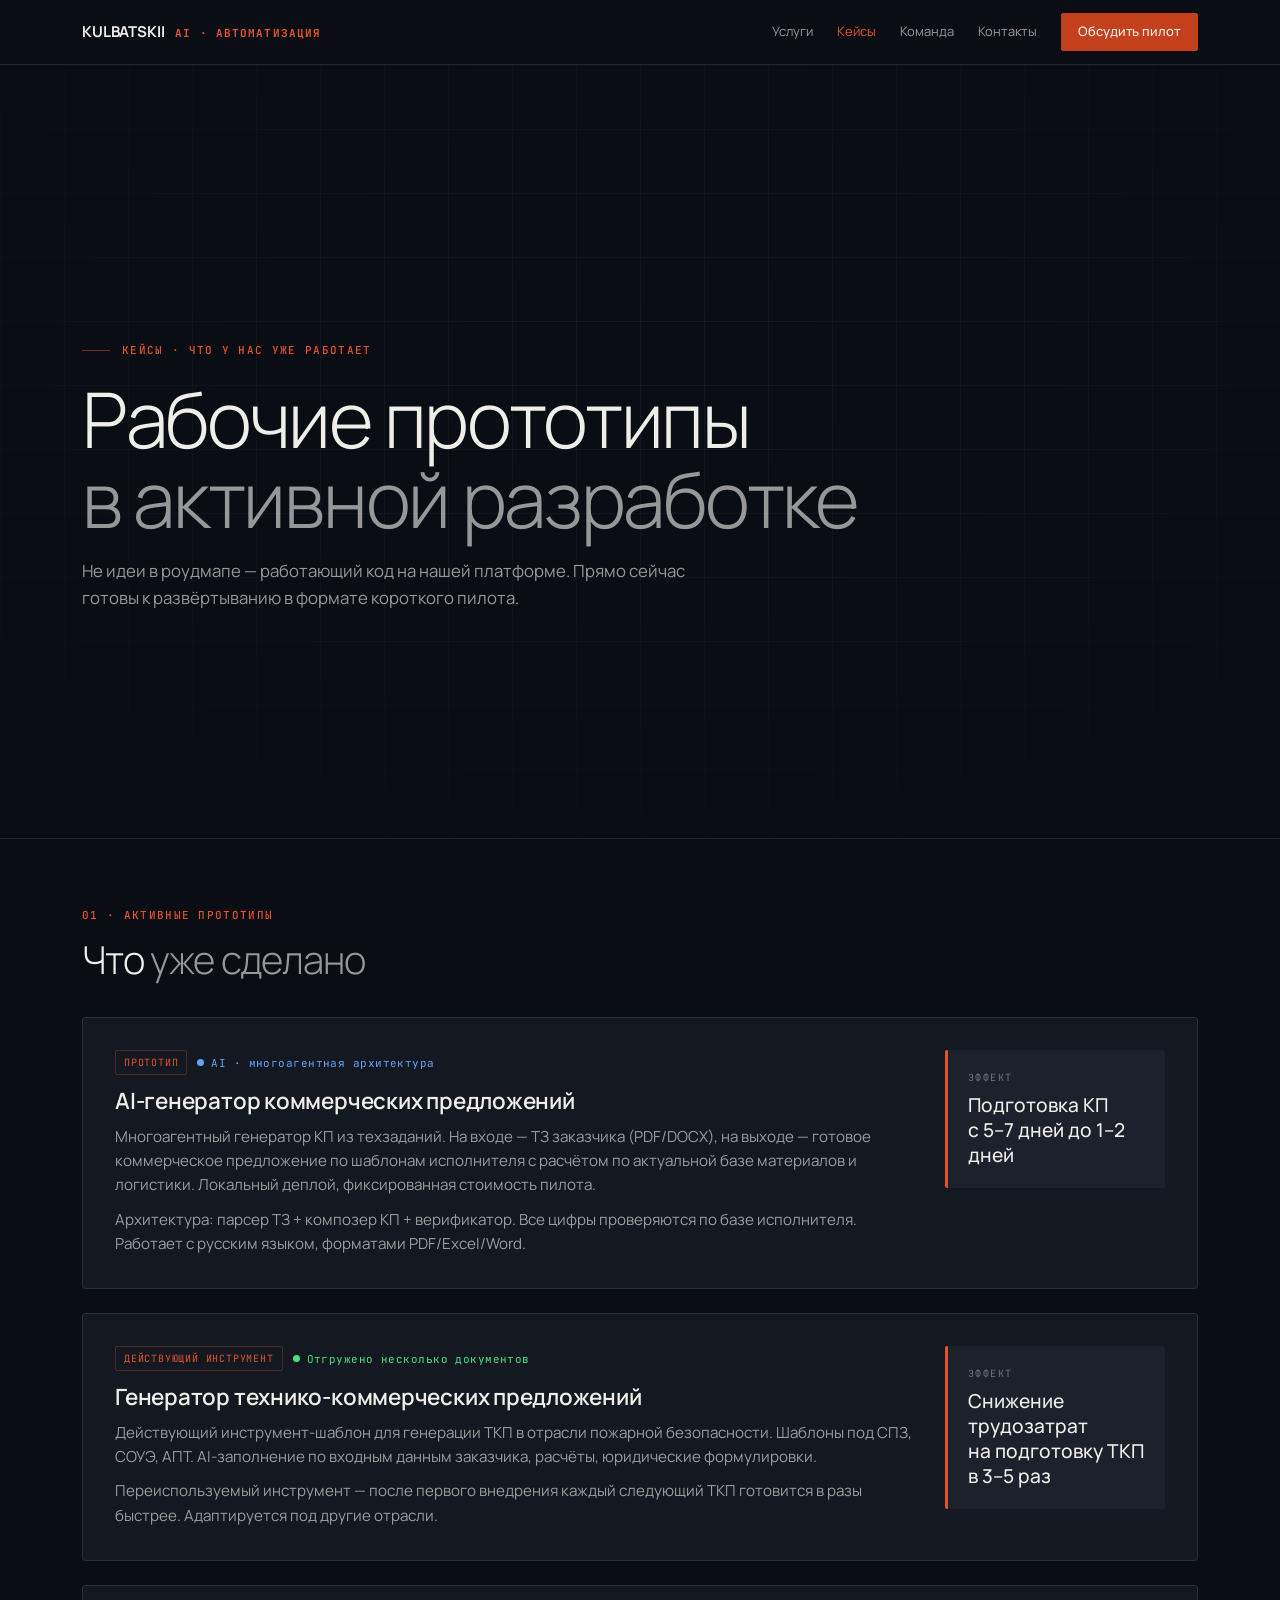
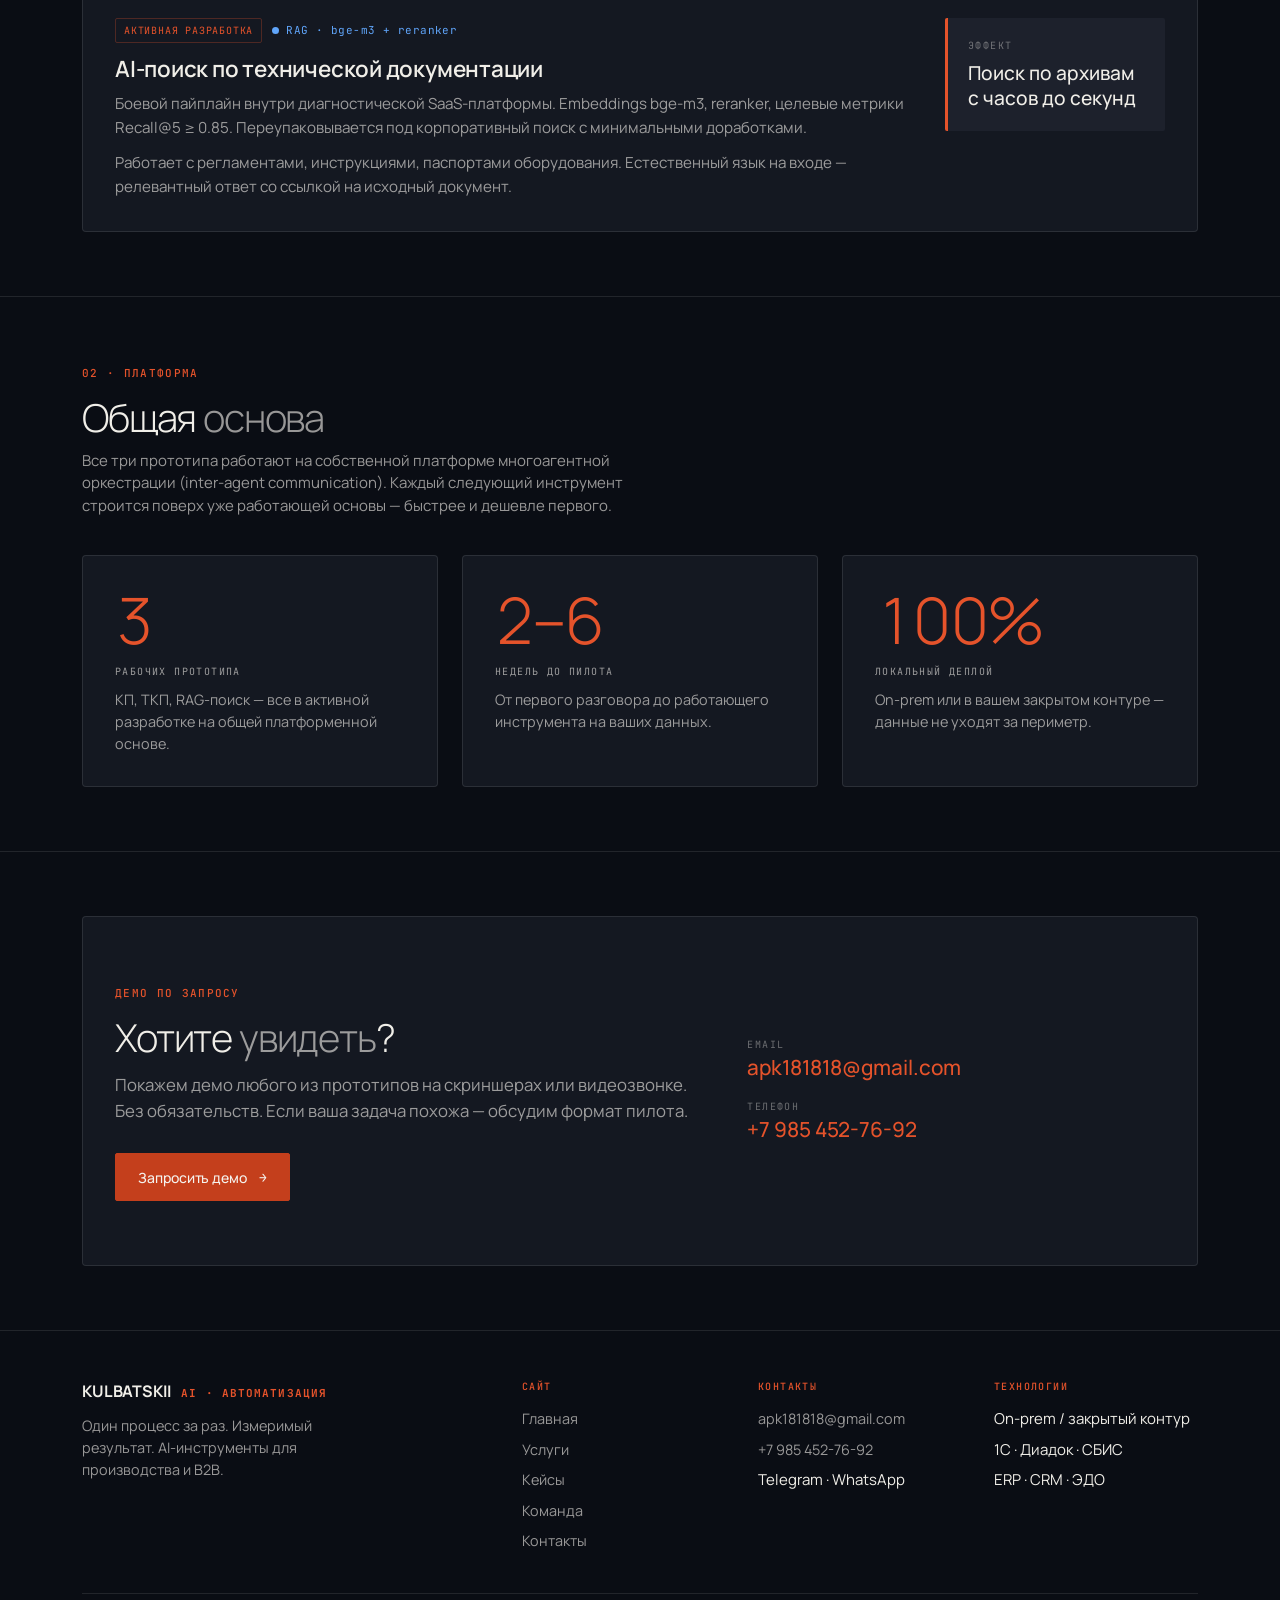
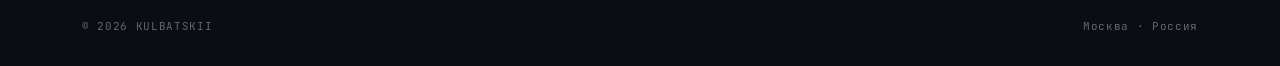
<file: cases.html>
<!DOCTYPE html>
<html lang="ru">
<head>
<meta charset="UTF-8">
<meta name="viewport" content="width=device-width, initial-scale=1.0">
<link rel="icon" href="/favicon.svg" type="image/svg+xml">
<title>Кейсы · KULBATSKII</title>
<meta name="description" content="Рабочие прототипы: AI-генератор КП, генератор ТКП, RAG-поиск. Все на общей платформе.">
<link rel="preconnect" href="https://fonts.googleapis.com">
<link rel="preconnect" href="https://fonts.gstatic.com" crossorigin>
<link href="https://fonts.googleapis.com/css2?family=Manrope:wght@200;300;400;500;600;700;800&family=JetBrains+Mono:wght@400;500;600&display=swap" rel="stylesheet">
<link rel="stylesheet" href="/css/main.css">
</head>
<body>

<nav class="ds-nav">
  <div class="wrap">
    <a href="/" class="ds-brand">KULBATSKII <span>AI · АВТОМАТИЗАЦИЯ</span></a>
    <button class="ds-nav-toggle" type="button" aria-expanded="false" aria-controls="ds-nav-links" aria-label="Открыть меню">
      <span></span><span></span><span></span>
    </button>
    <div class="ds-nav-links" id="ds-nav-links">
      <a href="/services">Услуги</a>
      <a href="/cases" class="active">Кейсы</a>
      <a href="/team">Команда</a>
      <a href="/contact">Контакты</a>
      <a href="/contact" class="btn btn-primary btn-sm no-arrow">Обсудить пилот</a>
    </div>
  </div>
</nav>

<main>

<header class="ds-hero">
  <div class="wrap">
    <span class="meta meta-line meta--accent">КЕЙСЫ · ЧТО У НАС УЖЕ РАБОТАЕТ</span>
    <h1 style="margin-top:20px;">Рабочие прототипы<br><em>в активной разработке</em></h1>
    <p class="lead" style="margin-top:20px;">Не идеи в роудмапе — работающий код на нашей платформе. Прямо сейчас готовы к развёртыванию в формате короткого пилота.</p>
  </div>
</header>

<section class="ds-block">
  <div class="wrap">
    <div class="ds-block-head">
      <span class="meta meta--accent">01 · АКТИВНЫЕ ПРОТОТИПЫ</span>
      <h2>Что <em>уже сделано</em></h2>
    </div>

    <div style="display:flex;flex-direction:column;gap:24px;">
      <div class="case-card">
        <div>
          <div style="display:flex;gap:10px;flex-wrap:wrap;">
            <span class="badge">Прототип</span>
            <span class="status info">AI · многоагентная архитектура</span>
          </div>
          <h3>AI-генератор коммерческих предложений</h3>
          <p class="case-desc">Многоагентный генератор КП из техзаданий. На входе — ТЗ заказчика (PDF/DOCX), на выходе — готовое коммерческое предложение по шаблонам исполнителя с расчётом по актуальной базе материалов и логистики. Локальный деплой, фиксированная стоимость пилота.</p>
          <p class="case-desc">Архитектура: парсер ТЗ + композер КП + верификатор. Все цифры проверяются по базе исполнителя. Работает с русским языком, форматами PDF/Excel/Word.</p>
        </div>
        <div class="case-result">
          <div class="case-result-label">Эффект</div>
          <div class="case-result-value">Подготовка КП<br>с 5–7 дней до 1–2 дней</div>
        </div>
      </div>

      <div class="case-card">
        <div>
          <div style="display:flex;gap:10px;flex-wrap:wrap;">
            <span class="badge">Действующий инструмент</span>
            <span class="status ok">Отгружено несколько документов</span>
          </div>
          <h3>Генератор технико-коммерческих предложений</h3>
          <p class="case-desc">Действующий инструмент-шаблон для генерации ТКП в отрасли пожарной безопасности. Шаблоны под СПЗ, СОУЭ, АПТ. AI-заполнение по входным данным заказчика, расчёты, юридические формулировки.</p>
          <p class="case-desc">Переиспользуемый инструмент — после первого внедрения каждый следующий ТКП готовится в разы быстрее. Адаптируется под другие отрасли.</p>
        </div>
        <div class="case-result">
          <div class="case-result-label">Эффект</div>
          <div class="case-result-value">Снижение трудозатрат<br>на подготовку ТКП в 3–5 раз</div>
        </div>
      </div>

      <div class="case-card">
        <div>
          <div style="display:flex;gap:10px;flex-wrap:wrap;">
            <span class="badge">Активная разработка</span>
            <span class="status info">RAG · bge-m3 + reranker</span>
          </div>
          <h3>AI-поиск по технической документации</h3>
          <p class="case-desc">Боевой пайплайн внутри диагностической SaaS-платформы. Embeddings bge-m3, reranker, целевые метрики Recall@5 ≥ 0.85. Переупаковывается под корпоративный поиск с минимальными доработками.</p>
          <p class="case-desc">Работает с регламентами, инструкциями, паспортами оборудования. Естественный язык на входе — релевантный ответ со ссылкой на исходный документ.</p>
        </div>
        <div class="case-result">
          <div class="case-result-label">Эффект</div>
          <div class="case-result-value">Поиск по архивам<br>с часов до секунд</div>
        </div>
      </div>
    </div>
  </div>
</section>

<section class="ds-block">
  <div class="wrap">
    <div class="ds-block-head">
      <span class="meta meta--accent">02 · ПЛАТФОРМА</span>
      <h2>Общая <em>основа</em></h2>
      <p>Все три прототипа работают на собственной платформе многоагентной оркестрации (inter-agent communication). Каждый следующий инструмент строится поверх уже работающей основы — быстрее и дешевле первого.</p>
    </div>
    <div class="stat-grid">
      <div class="stat-card">
        <div class="stat-value">3</div>
        <div class="stat-label">РАБОЧИХ ПРОТОТИПА</div>
        <div class="stat-desc">КП, ТКП, RAG-поиск — все в активной разработке на общей платформенной основе.</div>
      </div>
      <div class="stat-card">
        <div class="stat-value">2–6</div>
        <div class="stat-label">НЕДЕЛЬ ДО ПИЛОТА</div>
        <div class="stat-desc">От первого разговора до работающего инструмента на ваших данных.</div>
      </div>
      <div class="stat-card">
        <div class="stat-value">100%</div>
        <div class="stat-label">ЛОКАЛЬНЫЙ ДЕПЛОЙ</div>
        <div class="stat-desc">On-prem или в вашем закрытом контуре — данные не уходят за периметр.</div>
      </div>
    </div>
  </div>
</section>

<section class="ds-block">
  <div class="wrap">
    <div class="cta-band">
      <div>
        <span class="meta meta--accent">ДЕМО ПО ЗАПРОСУ</span>
        <h2 style="margin-top:14px;">Хотите <em>увидеть</em>?</h2>
        <p class="lead" style="margin-top:14px;">Покажем демо любого из прототипов на скриншерах или видеозвонке. Без обязательств. Если ваша задача похожа — обсудим формат пилота.</p>
        <div class="ds-demo" style="margin-top:28px;">
          <a class="btn btn-primary" href="/contact">Запросить демо</a>
        </div>
      </div>
      <div class="cta-contacts">
        <div>
          <div class="cta-contact-label">EMAIL</div>
          <a href="mailto:apk181818@gmail.com" class="cta-contact-value">apk181818@gmail.com</a>
        </div>
        <div>
          <div class="cta-contact-label">ТЕЛЕФОН</div>
          <a href="tel:+79854527692" class="cta-contact-value">+7 985 452-76-92</a>
        </div>
      </div>
    </div>
  </div>
</section>

</main>

<footer class="ds-foot">
  <div class="wrap">
    <div class="foot-grid">
      <div>
        <div class="foot-brand-name">KULBATSKII <span>AI · АВТОМАТИЗАЦИЯ</span></div>
        <p class="foot-tag">Один процесс за раз. Измеримый результат. AI-инструменты для производства и B2B.</p>
      </div>
      <div class="foot-col">
        <h4>Сайт</h4>
        <ul>
          <li><a href="/">Главная</a></li>
          <li><a href="/services">Услуги</a></li>
          <li><a href="/cases">Кейсы</a></li>
          <li><a href="/team">Команда</a></li>
          <li><a href="/contact">Контакты</a></li>
        </ul>
      </div>
      <div class="foot-col">
        <h4>Контакты</h4>
        <ul>
          <li><a href="mailto:apk181818@gmail.com">apk181818@gmail.com</a></li>
          <li><a href="tel:+79854527692">+7 985 452-76-92</a></li>
          <li>Telegram · WhatsApp</li>
        </ul>
      </div>
      <div class="foot-col">
        <h4>Технологии</h4>
        <ul>
          <li>On-prem / закрытый контур</li>
          <li>1С · Диадок · СБИС</li>
          <li>ERP · CRM · ЭДО</li>
        </ul>
      </div>
    </div>
    <div class="foot-bottom">
      <span>© 2026 KULBATSKII</span>
      <span>Москва · Россия</span>
    </div>
  </div>
</footer>

<script src="/nav.js" defer></script>
</body>
</html>
</file>
<file: css/main.css>
/* =============================================================
   KULBATSKII — корпоративный сайт
   Полностью на дизайн-системе. Манропе / Vermillion / Dark-first.
   ============================================================= */

/* ---------- TOKENS ---------- */
:root {
  --ink:#0a0d14; --ink-2:#141821; --ink-3:#1d212c; --ink-4:#252a37;
  --paper:#f5f3ee; --paper-2:#ebe8e1; --paper-3:#dfdcd4;
  --line:rgba(245,243,238,0.10); --line-strong:rgba(245,243,238,0.18); --line-faint:rgba(245,243,238,0.05);
  --paper-line:rgba(22,22,29,0.10); --paper-line-strong:rgba(22,22,29,0.18); --paper-line-faint:rgba(22,22,29,0.05);
  --text:#f0eee8; --text-dark:#16161d;
  --muted:rgba(240,238,232,0.62); --muted-dark:rgba(22,22,29,0.62);
  --faint:rgba(240,238,232,0.40); --faint-dark:rgba(22,22,29,0.42);
  --accent:#e5532b; --accent-soft:rgba(229,83,43,0.10); --accent-line:rgba(229,83,43,0.28); --accent-strong:#c43f1c; --accent-strong-2:#a73012;
  --success:#4ade80; --warn:#fbbf24; --crit:#ef4444; --info:#60a5fa;
  --font-display:'Manrope',system-ui,-apple-system,sans-serif;
  --font-body:'Manrope',system-ui,-apple-system,sans-serif;
  --font-mono:'JetBrains Mono',ui-monospace,Menlo,monospace;
  --wrap:1180px; --gutter:32px; --radius:2px; --radius-lg:4px;
  --type-section-title:clamp(28px,3vw,44px);
}

/* ---------- BASE ---------- */
*,*::before,*::after{box-sizing:border-box;}
html{scroll-behavior:smooth;overflow-x:clip;}
body{margin:0;font-family:var(--font-body);font-size:15px;line-height:1.5;background:var(--ink);color:var(--text);-webkit-font-smoothing:antialiased;text-rendering:optimizeLegibility;overflow-x:clip;max-width:100%;}
.wrap{width:100%;max-width:var(--wrap);margin:0 auto;padding:0 var(--gutter);}
@media (max-width:760px){:root{--gutter:22px;}}
a{color:inherit;}

/* ---------- TYPOGRAPHY ---------- */
h1,h2,h3{font-family:var(--font-display);letter-spacing:-0.03em;line-height:1.04;margin:0;overflow-wrap:break-word;text-wrap:balance;}
h1{font-weight:300;font-size:clamp(40px,6vw,84px);}
h2{font-weight:300;font-size:var(--type-section-title);}
h3{font-weight:600;font-size:1.2rem;letter-spacing:-0.01em;}
h1 em,h2 em{font-style:normal;color:var(--muted);}
.section-paper h1 em,.section-paper h2 em{color:var(--muted-dark);}
p{margin:0;}
.lead{font-size:1.05rem;line-height:1.6;color:var(--muted);max-width:640px;}
.section-paper .lead{color:var(--muted-dark);}
.meta{font-family:var(--font-mono);font-size:11px;font-weight:500;letter-spacing:0.12em;text-transform:uppercase;color:var(--muted);}
.section-paper .meta{color:var(--muted-dark);}
.meta--accent{color:var(--accent);}
.meta-line{display:inline-flex;align-items:center;gap:12px;}
.meta-line::before{content:"";width:28px;height:1px;background:currentColor;opacity:.5;}
.mono{font-family:var(--font-mono);}
code{font-family:var(--font-mono);font-size:0.85em;color:var(--accent);}
@media (max-width:600px){
  h1{font-size:clamp(30px,8vw,40px);}
  h1 br,h2 br{display:none;}
  .statement h2{max-width:none;}
}

/* ---------- BUTTONS ---------- */
.btn{display:inline-flex;align-items:center;justify-content:center;gap:12px;height:48px;padding:0 22px;border-radius:var(--radius);font-family:var(--font-body);font-size:14px;font-weight:500;letter-spacing:-0.005em;border:1px solid transparent;cursor:pointer;text-decoration:none;transition:transform .18s,background .2s,border-color .2s,color .2s;white-space:nowrap;}
.btn::after{content:"→";font-family:var(--font-mono);font-size:13px;transition:transform .2s;}
.btn:hover::after{transform:translateX(3px);}
.btn.no-arrow::after{display:none;}
.btn-sm{height:38px;padding:0 16px;font-size:13px;}
.btn-primary{background:var(--accent-strong);color:var(--paper);border-color:var(--accent-strong);}
.btn-primary:hover{background:var(--accent-strong-2);border-color:var(--accent-strong-2);}
.btn-ghost{background:transparent;color:var(--text);border:1px dashed var(--line-strong);}
.btn-ghost:hover{border-color:var(--text);}
.btn-ink{background:var(--ink-2);color:var(--text);border-color:var(--line-strong);}
.btn-ink:hover{background:var(--ink-3);}
.btn-text{background:transparent;color:var(--muted);border:0;height:auto;min-height:44px;padding:0;font-weight:500;}
.btn-text:hover{color:var(--text);}
.btn[disabled]{opacity:.6;pointer-events:none;}
.section-paper .btn-ghost{color:var(--text-dark);border-color:var(--paper-line-strong);}
.section-paper .btn-ghost:hover{border-color:var(--text-dark);}
.section-paper .btn-text{color:var(--muted-dark);}
.section-paper .btn-text:hover{color:var(--text-dark);}

/* ---------- FORMS ---------- */
.form-field{display:flex;flex-direction:column;gap:8px;}
.form-field label{font-size:12px;letter-spacing:.02em;color:var(--muted);}
.section-paper .form-field label{color:var(--muted-dark);}
.form-field input,.form-field textarea{width:100%;padding:12px 0;background:transparent;border:0;border-bottom:1px solid var(--line-strong);color:var(--text);font-family:var(--font-display);font-size:1rem;}
.form-field textarea{min-height:90px;resize:vertical;}
.form-field input::placeholder,.form-field textarea::placeholder{color:var(--faint);}
.form-field input:focus,.form-field textarea:focus{outline:none;border-bottom-color:var(--accent);border-bottom-style:dashed;}
.section-paper .form-field input,.section-paper .form-field textarea{color:var(--text-dark);border-bottom-color:var(--paper-line-strong);}
.section-paper .form-field input::placeholder,.section-paper .form-field textarea::placeholder{color:var(--faint-dark);}
.form-grid{display:grid;grid-template-columns:1fr 1fr;gap:20px;}
.form-grid .full{grid-column:1/-1;}
@media (max-width:600px){.form-grid{grid-template-columns:1fr;}}
.consent{display:flex;gap:12px;align-items:flex-start;font-size:.85rem;line-height:1.5;color:var(--muted);cursor:pointer;}
.section-paper .consent{color:var(--muted-dark);}

/* ---------- COMPONENTS ---------- */
.card{border:1px solid var(--line);border-radius:var(--radius-lg);padding:26px;background:var(--ink-2);transition:border-color .2s,transform .2s;}
.card:hover{border-color:var(--accent-line);transform:translateY(-2px);}
.section-paper .card{border-color:var(--paper-line-strong);background:rgba(255,255,255,.5);}
@media (prefers-reduced-motion:reduce){.card:hover{transform:none;}}
.card-icon{display:inline-flex;color:var(--muted);transition:color .2s;}
.card:hover .card-icon{color:var(--accent);}
.card-icon svg{width:26px;height:26px;fill:none;stroke:currentColor;stroke-width:1.5;stroke-linecap:round;stroke-linejoin:round;}
.status{display:inline-flex;align-items:center;gap:7px;font-family:var(--font-mono);font-size:11px;letter-spacing:.04em;}
.status::before{content:"";width:7px;height:7px;border-radius:50%;background:currentColor;}
.status.ok{color:var(--success);} .status.warn{color:var(--warn);} .status.crit{color:var(--crit);} .status.info{color:var(--info);}
.badge{display:inline-block;font-family:var(--font-mono);font-size:10px;letter-spacing:.08em;text-transform:uppercase;padding:4px 8px;border:1px solid var(--accent-line);color:var(--accent);border-radius:var(--radius);}
.section-paper .badge{color:var(--accent-strong);border-color:var(--accent-strong);}
.row{position:relative;display:grid;grid-template-columns:auto 1fr auto;align-items:center;gap:20px;padding:22px 18px;border-bottom:1px solid var(--line);transition:background .2s;}
.section-paper .row{border-bottom-color:var(--paper-line);}
.row:last-child{border-bottom:0;}
.row::before{content:"";position:absolute;left:0;top:0;bottom:0;width:2px;background:transparent;transition:background .2s;}
.row:hover{background:var(--accent-soft);}
.row:hover::before{background:var(--accent);}
.row-idx{font-family:var(--font-mono);font-size:13px;color:var(--accent);}
.row-title{font-family:var(--font-display);font-weight:600;font-size:1.1rem;}
.section-paper .row-title{color:var(--text-dark);}
.toast{padding:13px 18px;background:var(--ink-3);border:1px solid var(--line-strong);border-left:3px solid var(--accent);border-radius:var(--radius-lg);color:var(--text);font-size:.9rem;}
.toast.success{border-left-color:var(--success);} .toast.error{border-left-color:var(--crit);}

/* ---------- PAGE CHROME ---------- */
.ds-nav{position:sticky;top:0;z-index:50;background:var(--ink);border-bottom:1px solid var(--line);}
.ds-nav .wrap{position:relative;display:flex;align-items:center;justify-content:space-between;height:64px;gap:24px;}
.ds-brand{font-family:var(--font-display);font-weight:700;font-size:15px;letter-spacing:-0.01em;text-decoration:none;color:var(--text);}
.ds-brand span:not(.brand-mark){color:var(--accent);font-family:var(--font-mono);font-size:11px;margin-left:8px;letter-spacing:.1em;}
.ds-nav-links{display:flex;align-items:center;gap:24px;}
.ds-nav-links a:not(.btn){color:var(--muted);text-decoration:none;font-size:13px;transition:color .2s;}
.ds-nav-links a:not(.btn):hover,.ds-nav-links a.active{color:var(--text);}
.ds-nav-links a.active{color:var(--accent);}
.ds-nav-toggle{display:none;flex-direction:column;justify-content:center;gap:5px;width:32px;height:32px;padding:0;background:transparent;border:0;cursor:pointer;}
.ds-nav-toggle span{display:block;width:100%;height:2px;background:var(--text);border-radius:2px;transition:transform .2s,opacity .2s;}
.ds-nav-toggle[aria-expanded="true"] span:nth-child(1){transform:translateY(7px) rotate(45deg);}
.ds-nav-toggle[aria-expanded="true"] span:nth-child(2){opacity:0;}
.ds-nav-toggle[aria-expanded="true"] span:nth-child(3){transform:translateY(-7px) rotate(-45deg);}
@media (max-width:680px){
  .ds-nav-toggle{display:flex;}
  .ds-nav-links{display:none;position:absolute;top:100%;left:0;right:0;flex-direction:column;align-items:stretch;gap:0;background:var(--ink);border-bottom:1px solid var(--line);padding:8px var(--gutter) 20px;}
  .ds-nav-links.is-open{display:flex;}
  .ds-nav-links a{padding:14px 0;font-size:15px;border-bottom:1px solid var(--line-faint);}
  .ds-nav-links a.btn{margin-top:14px;width:100%;height:44px;padding:0 16px;border-bottom:0;font-size:13px;}
}
a:focus-visible,button:focus-visible,.btn:focus-visible{outline:2px solid var(--accent);outline-offset:2px;}

.ds-hero{position:relative;overflow:hidden;isolation:isolate;min-height:86vh;min-height:86svh;display:flex;flex-direction:column;justify-content:center;padding:104px 0 60px;border-bottom:1px solid var(--line);}
.ds-hero--home{justify-content:flex-end;}
.section-paper.ds-hero{border-bottom-color:var(--paper-line);}
/* тонкая сетка на фоне героя (без свечения) */
.ds-hero::after{content:"";position:absolute;inset:0;z-index:0;background-image:linear-gradient(to right,var(--line-faint) 1px,transparent 1px),linear-gradient(to bottom,var(--line-faint) 1px,transparent 1px);background-size:64px 64px;pointer-events:none;mask-image:radial-gradient(110% 100% at 50% 40%,black 0%,transparent 72%);-webkit-mask-image:radial-gradient(110% 100% at 50% 40%,black 0%,transparent 72%);}
.section-paper.ds-hero::after{background-image:linear-gradient(to right,var(--paper-line-faint) 1px,transparent 1px),linear-gradient(to bottom,var(--paper-line-faint) 1px,transparent 1px);}
.ds-hero .wrap{position:relative;z-index:1;}

.ds-block{padding:64px 0;border-bottom:1px solid var(--line);}
.section-paper.ds-block{background:var(--paper);color:var(--text-dark);border-bottom-color:var(--paper-line);}
.ds-block:last-of-type{border-bottom:0;}
.ds-block-head{margin-bottom:38px;}
.ds-block-head h2{font-size:var(--type-section-title);margin-top:14px;}
.ds-block-head p{color:var(--muted);margin-top:12px;max-width:600px;}
.section-paper.ds-block .ds-block-head p{color:var(--muted-dark);}
.ds-label{font-family:var(--font-mono);font-size:11px;letter-spacing:.1em;text-transform:uppercase;color:var(--faint);margin:0 0 14px;}
.section-paper .ds-label{color:var(--faint-dark);}

.ds-demo{display:flex;flex-wrap:wrap;gap:14px;align-items:center;}
.ds-typeset>*{margin-bottom:16px;}
.ds-card-grid{display:grid;grid-template-columns:repeat(auto-fill,minmax(250px,1fr));gap:16px;}
.ds-card-grid-2{display:grid;grid-template-columns:repeat(auto-fill,minmax(320px,1fr));gap:20px;}

/* ---------- сайт-специфика (минимум сверх системы) ---------- */
.hero-badges{display:flex;flex-wrap:wrap;gap:10px;margin-top:32px;}
.tags{display:flex;flex-wrap:wrap;gap:8px;}
.tag{display:inline-flex;align-items:center;font-family:var(--font-mono);font-size:12px;letter-spacing:.01em;color:rgba(240,238,232,0.80);padding:6px 11px;border:1px solid var(--line-strong);border-radius:var(--radius);background:var(--ink-2);}
.section-paper .tag{color:rgba(22,22,29,0.72);border-color:var(--paper-line-strong);background:rgba(255,255,255,.45);}

/* ---------- motion: scroll reveal ---------- */
.fx .reveal{opacity:0;transform:translateY(18px);transition:opacity .7s cubic-bezier(.22,.61,.36,1),transform .7s cubic-bezier(.22,.61,.36,1);}
.fx .reveal.is-visible{opacity:1;transform:none;}

/* ---------- фирменный курсор-кольцо ---------- */
.fx-ring{position:fixed;top:0;left:0;width:28px;height:28px;margin:-14px 0 0 -14px;border:1px solid var(--line-strong);border-radius:50%;pointer-events:none;z-index:9999;opacity:0;will-change:transform;transition:width .2s,height .2s,margin .2s,border-color .2s,opacity .3s;}
.fx-ring.is-visible{opacity:1;}
.fx-ring.is-hover{width:48px;height:48px;margin:-24px 0 0 -24px;border-color:var(--accent);}
@media (hover:none),(pointer:coarse){.fx-ring{display:none;}}
@media (prefers-reduced-motion:reduce){
  .fx .reveal{opacity:1!important;transform:none!important;transition:none!important;}
}

/* ---------- bento grid (разнокалиберные карточки) ---------- */
.bento{display:grid;grid-template-columns:repeat(3,1fr);gap:16px;grid-auto-flow:dense;}
@media (max-width:900px){.bento{grid-template-columns:repeat(2,1fr);}}
@media (max-width:560px){.bento{grid-template-columns:1fr;}}
.bento .card{margin:0;}
.bento-feature{grid-column:span 2;grid-row:span 2;}
@media (max-width:900px){.bento-feature{grid-column:1/-1;grid-row:auto;}}

.card-feature{position:relative;overflow:hidden;display:flex;flex-direction:column;justify-content:space-between;gap:24px;min-height:240px;
  background:radial-gradient(120% 130% at 100% 0%,rgba(229,83,43,0.20) 0%,rgba(229,83,43,0.04) 34%,transparent 60%),var(--ink-3);
  border-color:var(--accent-line);}
.card-feature::after{content:"";position:absolute;inset:0;background-image:linear-gradient(to right,var(--line-faint) 1px,transparent 1px),linear-gradient(to bottom,var(--line-faint) 1px,transparent 1px);background-size:32px 32px;mask-image:radial-gradient(90% 90% at 100% 0%,#000,transparent 70%);-webkit-mask-image:radial-gradient(90% 90% at 100% 0%,#000,transparent 70%);pointer-events:none;}
.card-feature>*{position:relative;z-index:1;}
.card-feature h3{font-family:var(--font-display);font-weight:600;font-size:clamp(24px,2.6vw,34px);letter-spacing:-0.025em;line-height:1.08;}
.card-feature h3 em{font-style:normal;color:var(--accent);}
.card-feature .card-lead{color:var(--muted);font-size:.98rem;line-height:1.5;margin-top:12px;}
.card-icon-lg svg{width:34px;height:34px;fill:none;stroke:var(--accent);stroke-width:1.4;stroke-linecap:round;stroke-linejoin:round;}

/* ---------- marquee (бегущая строка) ---------- */
.marquee{overflow:hidden;border-top:1px solid var(--line);border-bottom:1px solid var(--line);padding:24px 0;background:var(--ink-2);
  -webkit-mask-image:linear-gradient(90deg,transparent,#000 7%,#000 93%,transparent);mask-image:linear-gradient(90deg,transparent,#000 7%,#000 93%,transparent);}
.marquee-track{display:flex;align-items:center;width:max-content;animation:marquee 34s linear infinite;}
.marquee:hover .marquee-track{animation-play-state:paused;}
.marquee-item{display:inline-flex;align-items:center;gap:34px;padding-right:34px;font-family:var(--font-display);font-weight:600;font-size:clamp(20px,2.4vw,32px);letter-spacing:-0.02em;color:var(--muted);white-space:nowrap;}
.marquee-item::after{content:"";flex:none;width:7px;height:7px;border-radius:50%;background:var(--accent);}
@keyframes marquee{to{transform:translateX(-50%);}}
@media (prefers-reduced-motion:reduce){.marquee-track{animation:none;}}

/* ---------- statement band (крупный акцент) ---------- */
.statement{position:relative;overflow:hidden;}
.statement h2{font-family:var(--font-display);font-weight:300;font-size:var(--type-section-title);letter-spacing:-0.03em;line-height:1.04;max-width:22ch;}
.statement h2 em{font-style:normal;color:var(--accent);}
.statement .meta{margin-bottom:22px;}
.statement-sub{color:var(--muted);font-size:1.05rem;line-height:1.55;max-width:560px;margin-top:24px;}

/* ---------- proof strip (доверие из правдивых фактов) ---------- */
.proof-strip{display:grid;grid-template-columns:repeat(4,1fr);gap:1px;margin-top:34px;background:var(--line);border:1px solid var(--line);border-radius:var(--radius-lg);overflow:hidden;}
@media (max-width:680px){.proof-strip{grid-template-columns:1fr 1fr;}}
.proof-item{background:var(--ink-2);padding:20px 22px;}
.proof-item strong{display:block;font-family:var(--font-display);font-weight:600;font-size:1.08rem;letter-spacing:-0.015em;color:var(--text);line-height:1.15;}
.proof-item span{display:block;margin-top:6px;font-family:var(--font-mono);font-size:10.5px;letter-spacing:.08em;text-transform:uppercase;color:var(--muted);}
.proof-line{display:flex;flex-wrap:wrap;gap:8px 26px;max-width:760px;}
.proof-line span{font-size:.92rem;color:var(--muted);}
.proof-line strong{color:var(--text);font-weight:600;}
.proof-band{border-bottom:1px solid var(--line);padding:20px 0;background:var(--ink);}

/* ---------- select в форме (guided form) ---------- */
.form-field select{width:100%;padding:12px 24px 12px 0;background:transparent;border:0;border-bottom:1px solid var(--line-strong);color:var(--text);font-family:var(--font-display);font-size:1rem;cursor:pointer;
  -webkit-appearance:none;appearance:none;
  background-image:url("data:image/svg+xml,%3Csvg xmlns='http://www.w3.org/2000/svg' width='16' height='16' viewBox='0 0 24 24' fill='none' stroke='%23999' stroke-width='2' stroke-linecap='round' stroke-linejoin='round'%3E%3Cpath d='m6 9 6 6 6-6'/%3E%3C/svg%3E");background-repeat:no-repeat;background-position:right center;}
.form-field select:focus{outline:none;border-bottom-color:var(--accent);}
.form-field select option{background:var(--ink-2);color:var(--text);}
.section-paper .form-field select{color:var(--text-dark);border-bottom-color:var(--paper-line-strong);}
.section-paper .form-field select option{background:var(--paper);color:var(--text-dark);}
.form-success{max-width:720px;padding:28px 30px;border:1px solid var(--accent-line);border-left:3px solid var(--accent);border-radius:var(--radius-lg);background:var(--ink-2);color:var(--text);line-height:1.6;font-size:1.02rem;}
.form-success strong{font-weight:600;}
.section-paper .form-success{background:rgba(255,255,255,.5);color:var(--text-dark);}
.row-list{border:1px solid var(--line);border-radius:var(--radius-lg);overflow:hidden;}
.section-paper .row-list{border-color:var(--paper-line-strong);}
.row--desc{grid-template-columns:auto 1fr;align-items:start;padding:24px 22px;}
.row--desc .row-body{display:flex;flex-direction:column;gap:6px;}
.row--desc .row-sub{color:var(--muted);font-size:.95rem;line-height:1.5;}
.section-paper .row--desc .row-sub{color:var(--muted-dark);}

.stat-grid{display:grid;grid-template-columns:repeat(3,1fr);gap:24px;}
@media (max-width:760px){.stat-grid{grid-template-columns:1fr;}}
.stat-card{padding:32px;background:var(--ink-2);border:1px solid var(--line);border-radius:var(--radius-lg);}
.section-paper .stat-card{background:rgba(255,255,255,.5);border-color:var(--paper-line-strong);}
.stat-value{font-family:var(--font-display);font-weight:300;font-size:64px;line-height:1;letter-spacing:-0.04em;color:var(--accent);font-variant-numeric:tabular-nums;}
.stat-label{font-family:var(--font-mono);font-size:10px;letter-spacing:.14em;text-transform:uppercase;color:var(--muted);margin-top:12px;}
.section-paper .stat-label{color:var(--muted-dark);}
.stat-desc{color:var(--muted);font-size:.9rem;line-height:1.5;margin-top:10px;}
.section-paper .stat-desc{color:var(--muted-dark);}

.cta-band{padding:64px var(--gutter);background:var(--ink-2);border:1px solid var(--line);border-radius:var(--radius-lg);display:grid;grid-template-columns:1.4fr 1fr;gap:48px;align-items:center;}
@media (max-width:760px){.cta-band{grid-template-columns:1fr;padding:40px 24px;}}
.cta-band h2{font-size:var(--type-section-title);}
.cta-band .lead{margin-top:14px;}
.cta-contacts{display:flex;flex-direction:column;gap:16px;}
.cta-contact-label{font-family:var(--font-mono);font-size:10px;letter-spacing:.14em;text-transform:uppercase;color:var(--faint);}
.cta-contact-value{font-family:var(--font-display);font-weight:500;font-size:1.3rem;color:var(--accent);text-decoration:none;}
.cta-contact-value:hover{color:var(--accent-strong);}

.ds-foot{padding:48px 0 32px;border-top:1px solid var(--line);background:var(--ink);}
.foot-grid{display:grid;grid-template-columns:2fr 1fr 1fr 1fr;gap:32px;margin-bottom:32px;}
@media (max-width:760px){.foot-grid{grid-template-columns:1fr 1fr;}}
.foot-brand-name{font-family:var(--font-display);font-weight:700;font-size:16px;letter-spacing:-0.01em;}
.foot-brand-name span:not(.brand-mark){color:var(--accent);font-family:var(--font-mono);font-size:11px;margin-left:8px;letter-spacing:.1em;}
.foot-tag{color:var(--muted);font-size:.9rem;line-height:1.5;margin-top:12px;max-width:280px;}
.foot-col h4{font-family:var(--font-mono);font-size:10px;letter-spacing:.14em;text-transform:uppercase;color:var(--accent);margin:0 0 14px;font-weight:500;}
.foot-col ul{list-style:none;padding:0;margin:0;}
.foot-col li{margin-bottom:8px;}
.foot-col a{color:var(--muted);text-decoration:none;font-size:.9rem;}
.foot-col a:hover{color:var(--text);}
.foot-bottom{padding-top:24px;border-top:1px solid var(--line);display:flex;justify-content:space-between;flex-wrap:wrap;gap:16px;font-family:var(--font-mono);font-size:11px;color:var(--faint);letter-spacing:.06em;}

.case-card{padding:32px;background:var(--ink-2);border:1px solid var(--line);border-radius:var(--radius-lg);display:grid;grid-template-columns:1fr 220px;gap:28px;}
@media (max-width:760px){.case-card{grid-template-columns:1fr;}}
.case-card h3{margin:14px 0 12px;font-size:1.4rem;font-weight:600;}
.case-card .case-desc{color:var(--muted);line-height:1.6;font-size:.95rem;}
.case-card .case-desc + .case-desc{margin-top:10px;}
.case-result{background:var(--ink-3);border-left:3px solid var(--accent);padding:20px;border-radius:var(--radius);align-self:start;}
.case-result-label{font-family:var(--font-mono);font-size:10px;letter-spacing:.14em;text-transform:uppercase;color:var(--faint);margin-bottom:8px;}
.case-result-value{font-family:var(--font-display);font-weight:500;font-size:1.2rem;line-height:1.3;color:var(--text);}

.member-card{padding:28px;background:var(--ink-2);border:1px solid var(--line);border-radius:var(--radius-lg);}
.member-name{font-family:var(--font-display);font-weight:600;font-size:1.3rem;letter-spacing:-0.01em;}
.member-role{font-family:var(--font-mono);font-size:11px;letter-spacing:.12em;text-transform:uppercase;color:var(--accent);margin-top:6px;}
.member-bio{color:var(--muted);font-size:.95rem;line-height:1.6;margin-top:16px;}
.member-bio strong{color:var(--text);font-weight:600;}

ul.list-bare{list-style:none;padding:0;margin:0;}
ul.list-bare li{position:relative;padding-left:22px;margin-bottom:10px;color:var(--muted);line-height:1.55;}
ul.list-bare li::before{content:"—";position:absolute;left:0;color:var(--accent);}
ul.list-bare li strong{color:var(--text);font-weight:600;}
.section-paper ul.list-bare li{color:var(--muted-dark);}
.section-paper ul.list-bare li strong{color:var(--text-dark);}
</file>
